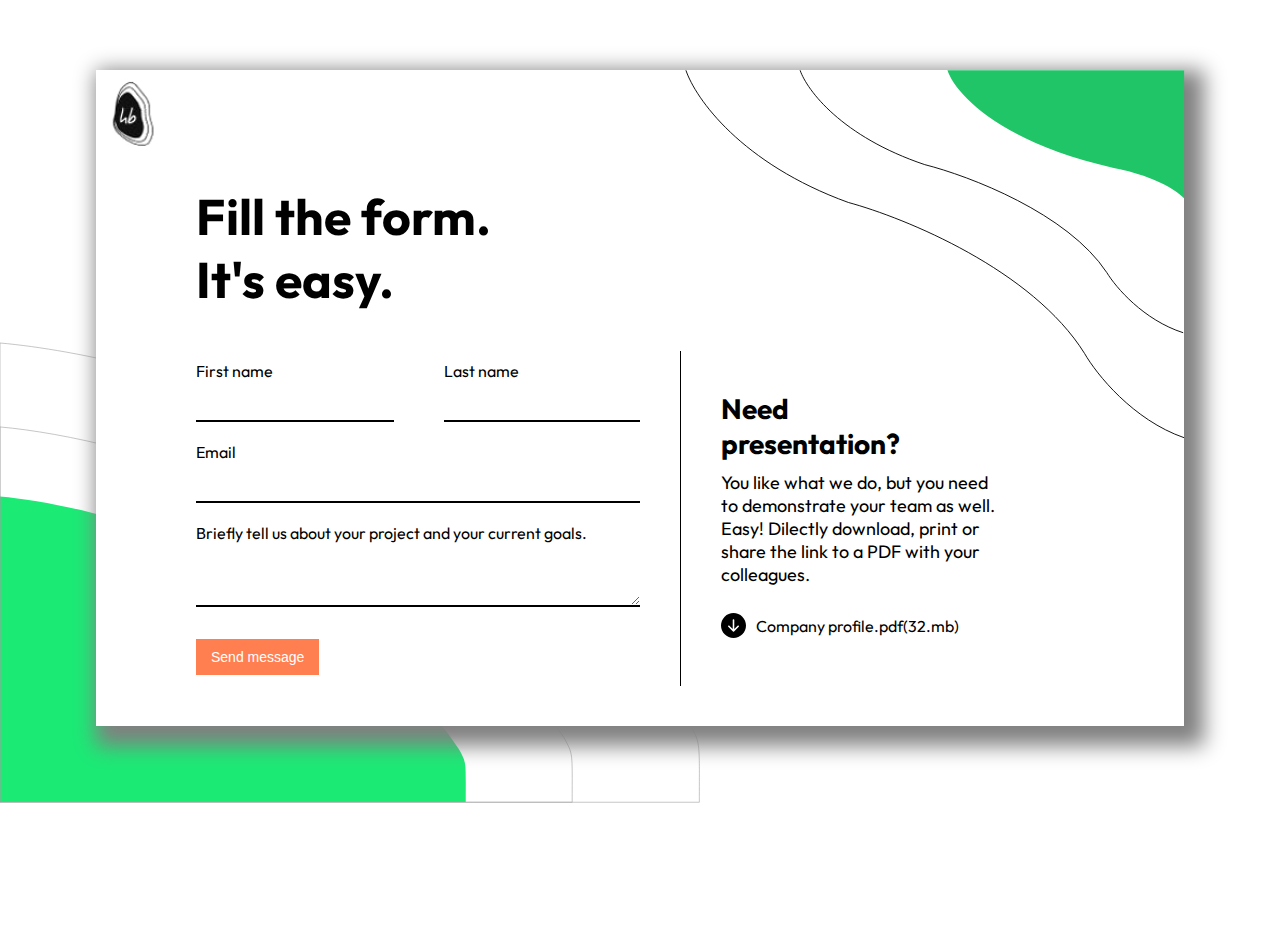
<file: Question 1/index.html>
<!DOCTYPE html>
<html lang="en">

    <head>
        <meta charset="UTF-8">
        <meta http-equiv="X-UA-Compatible" content="IE=edge">
        <meta name="viewport" content="width=device-width, initial-scale=1.0">
        <title>Challenge</title>
        <style>
            @import url('https://fonts.googleapis.com/css2?family=Nunito:ital,wght@0,200;0,300;0,400;0,500;0,600;0,700;1,200;1,300;1,400;1,500;1,600;1,700&family=Outfit:wght@100;200;300;400;500;600;700;800;900&display=swap');

        </style>
        <link rel="stylesheet" href="css/style.css">
    </head>

    <body>
        <div id="wrapper">
            <span class="curves">
                <svg width="700" height="700" viewBox="0 0 1134 744" fill="none" xmlns="http://www.w3.org/2000/svg">
                    <path d="M743.5 659C550.7 367.4 167.5 264.5 0 249.5V744.5H754.5C754.5 677 756 682 743.5 659Z"
                        fill="#1BEA75" />
                    <path
                        d="M913.417 639.982C676.555 281.815 205.78 155.424 0 137V745H926.931C926.931 662.091 928.774 668.232 913.417 639.982Z"
                        stroke="#A3A3A2" />
                    <path
                        d="M1116.4 616.491C826.901 178.207 251.509 23.5455 0 1V745H1132.92C1132.92 643.545 1135.17 651.061 1116.4 616.491Z"
                        stroke="#A3A3A2" />
                </svg>
            </span>
            <div class="content">
                <img src="image/logo.png" class="logo" alt="">
                <div style="padding: 0px 100px;">
                    <span class="form-curves">
                        <svg width="500" height="500" viewBox="0 0 543 505" fill="none"
                            xmlns="http://www.w3.org/2000/svg">
                            <path
                                d="M464.5 158.718C339.3 130.527 292.667 76.493 285 53H542V192C524.4 173.206 483 161.981 464.5 158.718Z"
                                fill="#1FC567" />
                            <path
                                d="M125 53C132.446 74.4802 169.946 125.041 260.372 155.445C308.52 167.641 415.471 208.161 458.086 272.677C467.797 288.68 497.977 324.148 541 338"
                                stroke="black" />
                            <path
                                d="M1 53C11.2375 83.2507 60.8454 154.307 177.377 196.529C239.29 213.376 377.27 269.748 433.884 360.455C446.83 382.961 486.577 432.778 542 452"
                                stroke="black" />
                        </svg>
                    </span>
                    <h1>Fill the form.</h1>
                    <h1>It's easy.</h1>
                    <div class="inner-container">
                        <div class="left-container">
                            <form action="">
                                <div class="row">
                                    <div class="col">
                                        <label for="First_name">First name</label>
                                        <input type="text" class="no-outline" name="First_name" placeholder="">
                                    </div>
                                    <div class="col">
                                        <label for="last_name">Last name</label>
                                        <input type="text" class="no-outline" name="last_name" placeholder="">
                                    </div>
                                </div>
                                <label for="email">Email</label>
                                <input type="text" class="no-outline" name="email" placeholder=""><br><br>
                                <label>Briefly tell us about your project and your current goals.</label>
                                <textarea class="no-outline" name="message" placeholder="" id=""></textarea><br><br>
                                <button class="btn cursor">Send message</button>
                            </form>
                        </div>
                        <div class="right-container">
                            <h2>Need</h2>
                            <h2>presentation?</h2>
                            <p>
                                You like what we do, but you need to demonstrate your team as well. Easy! Dilectly
                                download,
                                print
                                or share the link to a PDF with your colleagues.
                            </p>
                            <div class=" " >
                                <a href="/image/logo.png" download class="download">
                                    <svg width="25" height="25" viewBox="0 0 31 31" fill="none" xmlns="http://www.w3.org/2000/svg">
                                        <path
                                            d="M31 15.5C31 19.6109 29.367 23.5533 26.4602 26.4602C23.5533 29.367 19.6109 31 15.5 31C11.3891 31 7.44666 29.367 4.53985 26.4602C1.63303 23.5533 0 19.6109 0 15.5C0 11.3891 1.63303 7.44666 4.53985 4.53985C7.44666 1.63303 11.3891 0 15.5 0C19.6109 0 23.5533 1.63303 26.4602 4.53985C29.367 7.44666 31 11.3891 31 15.5V15.5ZM16.4688 8.71875C16.4688 8.46182 16.3667 8.21542 16.185 8.03374C16.0033 7.85206 15.7569 7.75 15.5 7.75C15.2431 7.75 14.9967 7.85206 14.815 8.03374C14.6333 8.21542 14.5312 8.46182 14.5312 8.71875V19.9427L10.3734 15.7829C10.1915 15.601 9.94475 15.4988 9.6875 15.4988C9.43025 15.4988 9.18353 15.601 9.00162 15.7829C8.81972 15.9648 8.71753 16.2115 8.71753 16.4688C8.71753 16.726 8.81972 16.9727 9.00162 17.1546L14.8141 22.9671C14.9041 23.0573 15.011 23.1289 15.1287 23.1778C15.2464 23.2266 15.3726 23.2517 15.5 23.2517C15.6274 23.2517 15.7536 23.2266 15.8713 23.1778C15.989 23.1289 16.0959 23.0573 16.1859 22.9671L21.9984 17.1546C22.1803 16.9727 22.2825 16.726 22.2825 16.4688C22.2825 16.2115 22.1803 15.9648 21.9984 15.7829C21.8165 15.601 21.5698 15.4988 21.3125 15.4988C21.0552 15.4988 20.8085 15.601 20.6266 15.7829L16.4688 19.9427V8.71875Z"
                                            fill="black" />
                                    </svg>
                                    <label class="cursor" style="margin: 10px;">
                                        Company profile.pdf(32.mb)
                                    </label>
                                </a>
                                
                            </div>
                        </div>
                    </div>
                </div>
            </div>
        </div>
    </body>

</html>
</file>
<file: Question 1/css/style.css>
/** 
Author: Rukundo Kevin
Website: www.rukundokevin.codes
*/

* {
	padding: 0;
	margin: 0;
}
body {
	font-family: "Nunito", sans-serif;
	font-family: "Outfit", sans-serif;
}
h1 {
	font-size: 50px;
}
h2 {
	font-size: 28px;
}
p {
	font-size: 18px;
	padding-top: 10px;
}
#wrapper {
	position: relative;
}
.curves {
	position: absolute;
	bottom: -200px;
	z-index: -1;
}
.logo {
	padding-bottom: 20px;
	width: 80px;
	position: relative;
	top: 0px;
	left: -1px;
}

.content {
	background-color: white;
	background-repeat: no-repeat;
	background-size: cover;
	width: 85%;
	margin: 0 auto;
	margin-top: 70px;
	box-shadow: 10px 10px 20px 10px grey;
	position: relative;
}
.form-curves {
	position: absolute;
	top: -66px;
	right: -1px;
}
.inner-container {
	display: grid;
	grid-template-columns: repeat(auto-fit, minmax(320px, 1fr));
	justify-content: center;
	justify-content: space-around;
	align-items: center;
}
.row {
	display: flex;
	justify-content: space-between;
	gap: 50px;
	padding-bottom: 20px;
}

input[type="text"] {
	width: 100%;
	padding: 12px 20px;
	box-sizing: border-box;
	border: none;
	border-bottom: 2px solid black;
	transition: .3s ease-in-out;
}

input:focus,textarea:focus{
	border-bottom: 2px solid coral;
}
textarea {
	width: 100%;
	padding: 12px 20px;
	margin: 8px 0;
	box-sizing: border-box;
	border: none;
	border-bottom: 2px solid black;
}
.btn {
	background-color: coral;
	border: none;
	color: white;
	padding: 10px 15px;
	text-align: center;
	font-size: 14px;
	transition: .8s ease-out;
}
.btn:hover{
	background-color: rgb(222, 73, 19);
}
.no-outline:focus {
	outline: none;
}

.right-container {
	border-left: 1px solid black;
	margin: 40px;
	padding: 40px;
}
.download {
	display: flex;
	align-items: center;
	padding-top: 20px;
}
.cursor {
	cursor: pointer;
}
a{
  text-decoration: none;
  color: black;
}
</file>
